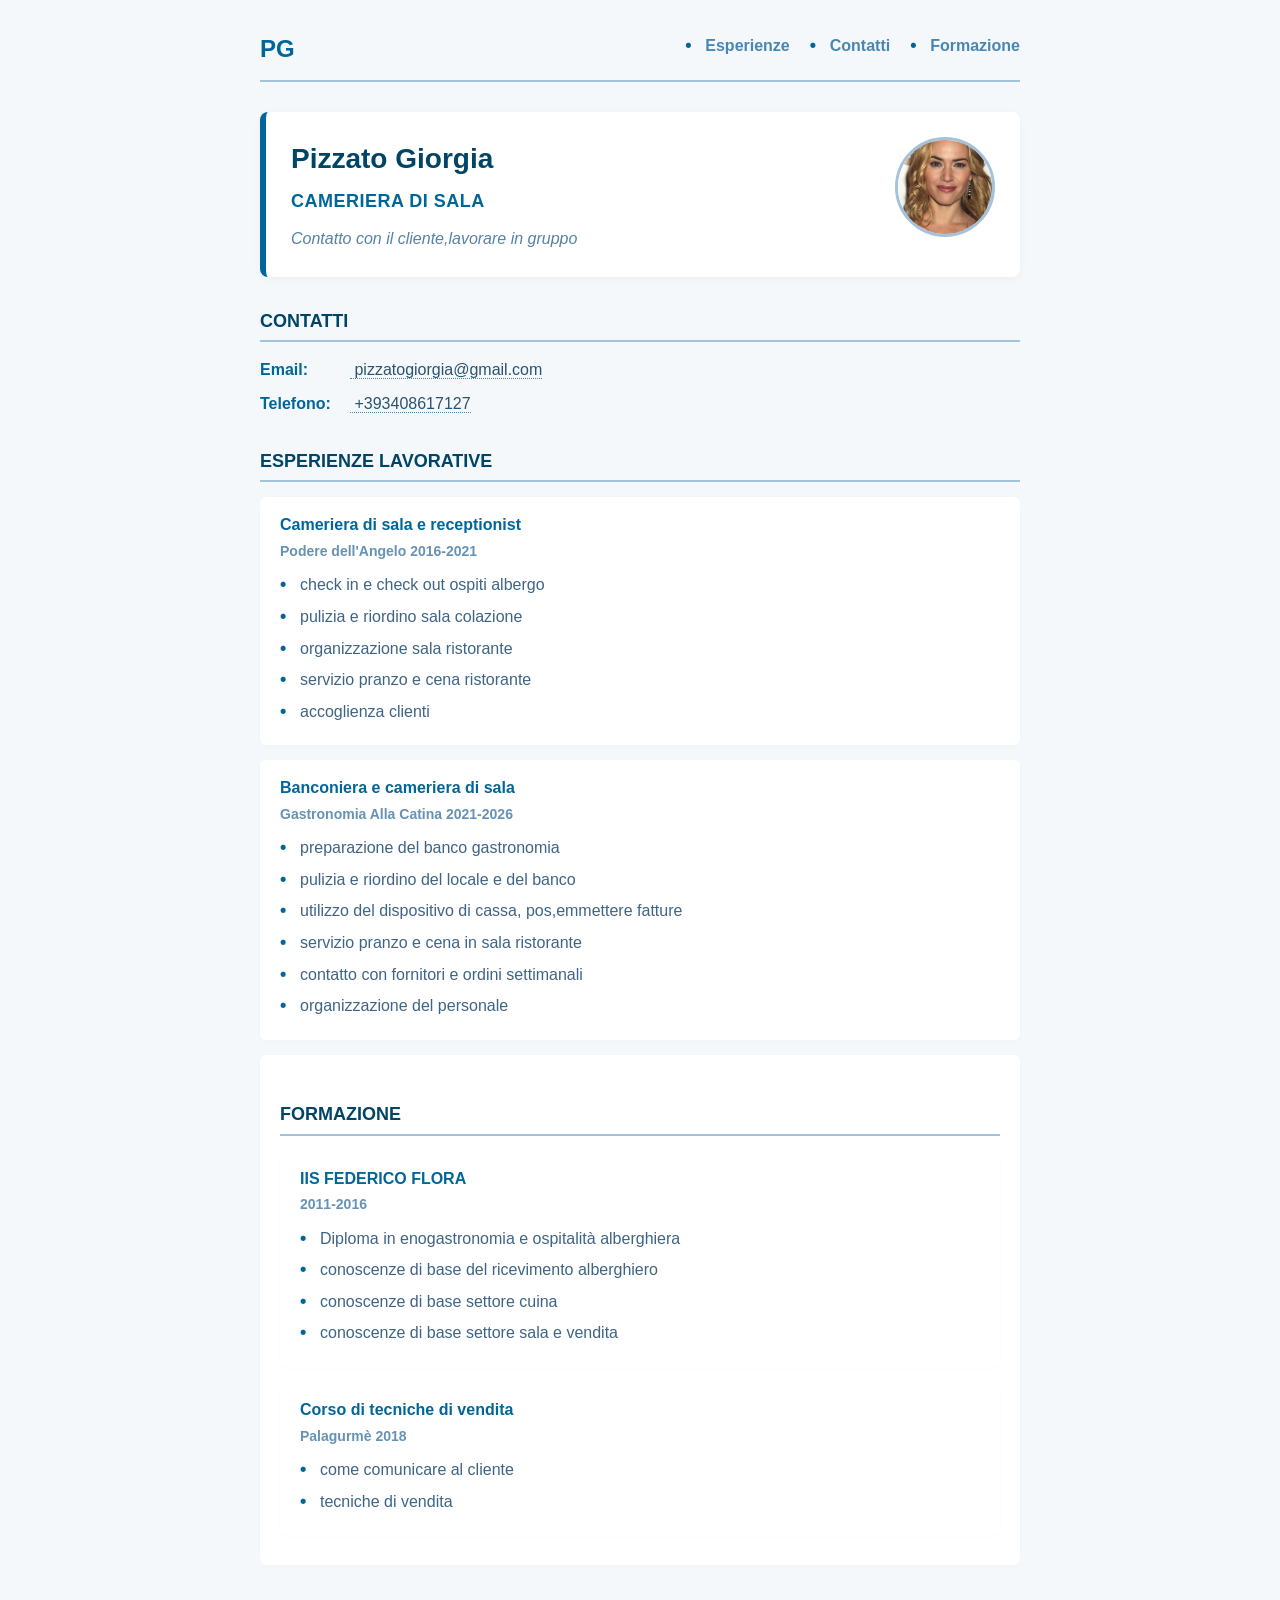
<file: index.html>
<!DOCTYPE html>
<html lang="en">
<head>
    <meta charset="UTF-8">
    <meta name="viewport" content="width=device-width, initial-scale=1.0">
    <title>Curriculum Vitae</title>
    <link href="cv.css" rel="stylesheet">
</head>
<body>
    <div class="barra">
        <a href="#home" class="logo">PG</a>
        <ul class="menu">
            <li><a href="#Esperienze">Esperienze</a></li>
            <li><a href="#Contatti">Contatti</a></li>
            <li><a href="#Formazione">Formazione</a></li>
        </ul>
    </div>
    <div id="home">
        <img src="kate.jpg"/>
        <h1>Pizzato Giorgia</h1> 
        <h2>Cameriera di sala</h2> 
        <p>Contatto con il cliente,lavorare in gruppo</p>
    </div>  
    <div id="Contatti">
        <h3>Contatti</h3>
        <p><strong>Email:</strong><a href="mailto:pizzatogiorgia@gmail.com"> pizzatogiorgia@gmail.com</a></p>
        <p><strong>Telefono:</strong><a href="tel:+393408617127"> +393408617127</a></p>
    </div>
        <div id="Esperienze">
            <h3>Esperienze lavorative</h3>
            <div>
            <h4>Cameriera di sala e receptionist</h4>
            <p>Podere dell'Angelo 2016-2021</p>
            <ul>
                <li>check in e check out ospiti albergo</li>
                <li>pulizia e riordino sala colazione</li>
                <li>organizzazione sala ristorante</li>
                <li>servizio pranzo e cena ristorante</li>
                <li>accoglienza clienti</li>

            </ul>
            </div>
            <div>
            <h4>Banconiera e cameriera di sala</h4>
            <p>Gastronomia Alla Catina 2021-2026</p>
            <ul>
                <li>preparazione del banco gastronomia</li>
                <li>pulizia e riordino del locale e del banco</li>
                <li>utilizzo del dispositivo di cassa, pos,emmettere fatture</li>
                <li>servizio pranzo e cena in sala ristorante</li>
                <li>contatto con fornitori e ordini settimanali</li>
                <li>organizzazione del personale</li>
            </ul>
            </div> 
            <div id="Formazione">
            <h3>Formazione</h3>
            <div>
            <h4>IIS FEDERICO FLORA</h4>
            <p>2011-2016</p>
            <ul>
                <li>Diploma in enogastronomia e ospitalità alberghiera</li>
                <li>conoscenze di base del ricevimento alberghiero</li>
                <li>conoscenze di base settore cuina</li>
                <li>conoscenze di base settore sala e vendita</li>
            </ul>
            </div>
            <div>
            <h4>Corso di tecniche di vendita</h4>
            <p>Palagurmè 2018</p>
            <ul>
                <li>come comunicare al cliente</li>
                <li>tecniche di vendita</li>
            </ul>
            </div> 

</body>
</html>
</file>
<file: cv.css>
/* Impostazioni generali del layout */
* {
    box-sizing: border-box;
    margin: 0;
    padding: 0;
}

body {
    font-family: 'Segoe UI', Tahoma, Geneva, Verdana, sans-serif;
    background-color: #f4f8fa; /* Sfondo chiaro con una delicata sfumatura azzurrata */
    color: #2c5270;           /* Testo principale azzurro scuro/antracite per ottima leggibilità */
    line-height: 1.6;
    padding: 30px 20px;
    max-width: 800px;
    margin: 0 auto;
}

/* Barra di navigazione superiore */
.barra {
    display: flex;
    justify-content: space-between;
    align-items: center;
    border-bottom: 2px solid #a4c2db;
    padding-bottom: 12px;
    margin-bottom: 30px;
}

.barra .logo {
    font-size: 24px;
    font-weight: bold;
    color: #006699; /* Azzurro acceso */
    text-decoration: none;
}

.barra .menu {
    list-style: none;
    display: flex;
    gap: 20px;
}

.barra .menu li a {
    color: #4a86b4; /* Azzurro intermedio */
    text-decoration: none;
    font-weight: 600;
    transition: color 0.3s ease;
}

.barra .menu li a:hover {
    color: #004466; /* Azzurro scuro al passaggio del mouse */
}

/* Sezione Profilo / Home */
#home {
    background-color: #ffffff; /* Box bianco per far risaltare il profilo */
    padding: 25px;
    border-radius: 8px;
    border-left: 6px solid #006699;
    box-shadow: 0 2px 8px rgba(0, 0, 0, 0.04);
    margin-bottom: 30px;
}

#home img {
    float: right;
    width: 100px;
    height: 100px;
    border-radius: 50%;
    object-fit: cover;
    border: 3px solid #a4c2db;
    margin-left: 20px;
}

/* Pulizia del float per evitare disallineamenti */
#home::after {
    content: "";
    display: table;
    clear: both;
}

h1 {
    font-size: 28px;
    color: #004466; /* Azzurro scuro intenso */
    margin-bottom: 5px;
}

h2 {
    font-size: 18px;
    color: #006699;
    font-weight: 600;
    text-transform: uppercase;
    letter-spacing: 0.5px;
    margin-bottom: 10px;
}

#home p {
    font-style: italic;
    color: #5582a6;
}

/* Sezioni: Contatti, Esperienze, Formazione */
h3 {
    font-size: 18px;
    color: #004466;
    border-bottom: 2px solid #a4c2db;
    padding-bottom: 5px;
    margin-top: 30px;
    margin-bottom: 15px;
    text-transform: uppercase;
}

/* Box Contatti */
#Contatti p {
    margin-bottom: 8px;
}

#Contatti strong {
    color: #006699;
    display: inline-block;
    width: 90px;
}

#Contatti a {
    color: #2c5270;
    text-decoration: none;
    border-bottom: 1px dotted #4a86b4;
}

#Contatti a:hover {
    color: #006699;
}

/* Blocchi delle Esperienze e Formazione */
#Esperienze > div, #Formazione > div {
    background-color: #ffffff;
    padding: 15px 20px;
    border-radius: 6px;
    margin-bottom: 15px;
    box-shadow: 0 1px 4px rgba(0, 0, 0, 0.02);
}

h4 {
    font-size: 16px;
    color: #006699;
    margin-bottom: 2px;
}

#Esperienze p, #Formazione p {
    font-size: 14px;
    color: #6692b5;
    font-weight: bold;
    margin-bottom: 10px;
}

/* Liste puntate (Sottovoci) */
ul {
    list-style-type: none; /* Rimuove i pallini standard */
}

ul li {
    position: relative;
    padding-left: 20px;
    margin-bottom: 6px;
    color: #3e6485;
}

/* Creazione di un pallino personalizzato azzurro */
ul li::before {
    content: "•";
    color: #006699;
    font-weight: bold;
    font-size: 18px;
    position: absolute;
    left: 0;
    top: -2px;
}
</file>
